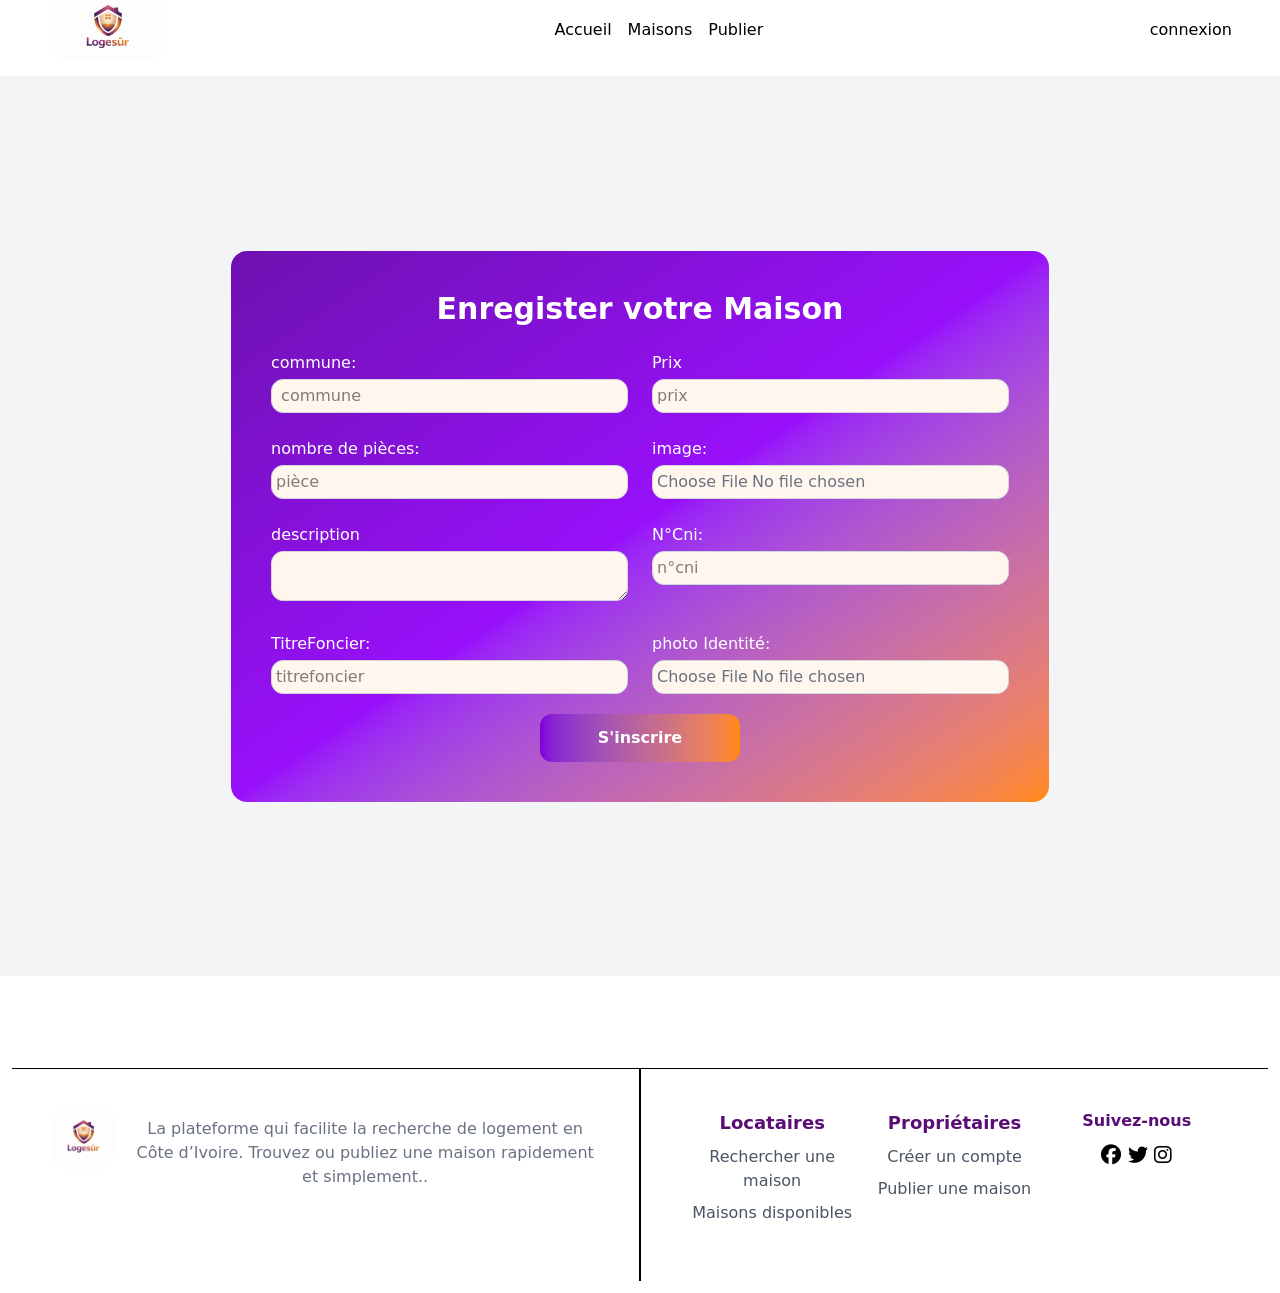
<file: ajouter.html>
<!DOCTYPE html>
<html lang="fr">

<head>
  <meta charset="UTF-8">
  <meta name="viewport" content="width=device-width, initial-scale=1.0">
  <title>logement</title>

  <link href="./output.css" rel="stylesheet">
  <link rel="stylesheet" href="https://cdnjs.cloudflare.com/ajax/libs/font-awesome/6.5.0/css/all.min.css">

</head>

<body>
  <header class="mx-12">

    <nav class="flex flex-col sm:flex-row justify-between items-center ">
      <div style="background-image: url('./image/loger.png');"
        class="flex gap-2 bg-cover bg-center w-20 h-10 sm:w-30 p-2  sm:h-15 rounded-2xl ">
      </div>

      <div class="flex flex-col sm:flex-row justify-between items-center sm:gap-4 gap-2">
        <a href="index.html">Accueil</a>
        <a href="liste.html"> Maisons </a></li>
        <a href="ajouter.html">Publier</a></li>

      </div>
      <div class="flex  gap-2">

        <a href="connexion.html">connexion</a>
      </div>
    </nav>
  </header>


  <section class="bg-gray-100 flex items-center justify-center min-h-screen mt-4  ">


    <!-- Container -->
    <div
      class="bg-linear-to-br from-purple-800 via-purple-600 to-orange-400  p-10 flex flex-col justify-center mt-10 mb-10 rounded-2xl">
      <h2 class="text-3xl font-bold text-white mb-6 text-center">

        Enregister votre Maison
      </h2>

      <form class=" space-y-5">
        <div class=" sm:grid grid-cols-2 gap-6    ">

          <div>
            <label for="text" class="text-white">commune:</label><br>
            <input type=text id="nom"
              class="w-full mt-1 p-1 text-black border border-gray-300 rounded-xl focus:ring-2 focus:ring-purple-500 outline-none bg-[#FFF7ED]"
              placeholder=" commune" required><br>
          </div>
          <div>
            <label for="text" class="text-white">Prix</label>
            <input type="text"
              class="w-full mt-1 p-1  text-black border border-gray-300 rounded-xl focus:ring-2 focus:ring-purple-500 outline-none  bg-[#FFF7ED]"
              placeholder="prix">
          </div>


          <div>
            <label for="text" class="text-white">nombre de pièces:</label><br>
            <input type="text"
              class="w-full mt-1 p-1 text-black border border-gray-300 rounded-xl focus:ring-2 focus:ring-purple-500 outline-none  bg-[#FFF7ED]"
              placeholder="pièce" required><br>

          </div>

          <div>
            <label for="image" class="text-white">image:</label><br>
            <input type="file" accept="image/*"
              class="w-full mt-1 p-1 text-gray-500 border border-gray-300 rounded-xl focus:ring-2 focus:ring-purple-500 outline-none  bg-[#FFF7ED]"
              placeholder="telephone" required><br>

          </div>

          <div>

            <label for="description" class="text-white">description</label><br>
            <textarea placeholder="description"
              class="w-full mt-1 px-1 border text-black text-center border-gray-300 rounded-xl focus:ring-2 focus:ring-purple-500 outline-none  bg-[#FFF7ED]">

                </textarea><br>


          </div>

          <div>
            <label for="pieceIdentité" class="text-white">N°Cni:</label><br>
            <input type="text" id="pieceIdentité"
              class="w-full mt-1 p-1 text-black border  border-gray-300 rounded-xl focus:ring-2 focus:ring-purple-500 outline-none  bg-[#FFF7ED]"
              placeholder="n°cni" required><br>
          </div>
          <div>
            <label for="titreFoncier" class="text-white">TitreFoncier:</label><br>
            <input type="text" id="titreFoncier "
              class="w-full mt-1 p-1 text-black border border-gray-300 rounded-xl focus:ring-2 focus:ring-purple-500 outline-none  bg-[#FFF7ED]"
              placeholder="titrefoncier" required><br>
          </div>
          <div>
            <label for="photo" class="text-white"> photo Identité:</label><br>
            <input type="file" id="photoIdentite" accept="image/*"
              class="w-full mt-1 p-1 text-gray-500 border border-gray-300 rounded-xl focus:ring-2 focus:ring-purple-500 outline-none  bg-[#FFF7ED]"
              required>
          </div>



          <!-- Button -->

        </div>
        <div class="flex justify-center items-center ">
          <button
            class=" w-50 bg-linear-to-r from-purple-700 to-orange-400 py-3 rounded-xl font-semibold hover:opacity-90 transition text-white text-center  ">
            S'inscrire
          </button>
        </div>

      </form>


  </section>



  <!--footer -->

  <!--footer -->

  <footer class="mt-20 p-1 sm:p-3 ">


    <div class=" grid grid-cols-1 sm:grid-cols-2  ">


      <div class="sm:flex justify-items-center gap-4 p-5 bg-white border-t sm:border-r border-black  sm:p-10">

        <div class=" gap-2 bg-[url('/image/loger.png')] bg-cover bg-center w-20 h-10 sm:w-30 p-2 sm:h-15 rounded-2xl s">
        </div>

        <p class="text-gray-500 mt-2 text-center">
          La plateforme qui facilite la recherche de logement en Côte d’Ivoire.
          Trouvez ou publiez une maison rapidement et simplement..
        </p>

      </div>
      <div class="grid grid-cols-1 sm:grid-cols-3  bg-white p-5 sm:p-10 sm:border-t  sm:border-l sm:border-black  ">

        <div class="mb-4 text-center">

          <h3 class="font-semibold text-lg mb-2  text-[#580e74]">
            Locataires
          </h3>

          <ul class="space-y-2 text-gray-600">

            <li>
              <a href="#" class="hover:text-purple-600">
                Rechercher une maison
              </a>
            </li>

            <li>
              <a href="#" class="hover:text-purple-600">
                Maisons disponibles
              </a>
            </li>



          </ul>

        </div>






        <div class="mb-4 text-center">

          <h3 class="font-semibold text-lg mb-2 text-[#580e74]">
            Propriétaires
          </h3>

          <ul class="space-y-2 text-gray-600">
            <li>
              <a href="#" class="hover:text-purple-600">
                Créer un compte
              </a>
            </li>

            <li>
              <a href="#" class="hover:text-purple-600">
                Publier une maison
              </a>
            </li>



          </ul>

        </div>


        <div class="text-center">

          <h4 class="font-semibold mb-2 text-[#580e74]">Suivez-nous</h4>

          <div class="text-xl ">

            <a href="#"><i class="fa-brands fa-facebook "></i></a>

            <a href="#"><i class="fa-brands fa-twitter "></i></a>

            <a href="#"><i class="fa-brands fa-instagram "></i></a>
          </div>

        </div>


      </div>

  </footer>
</body>

</html>
</file>
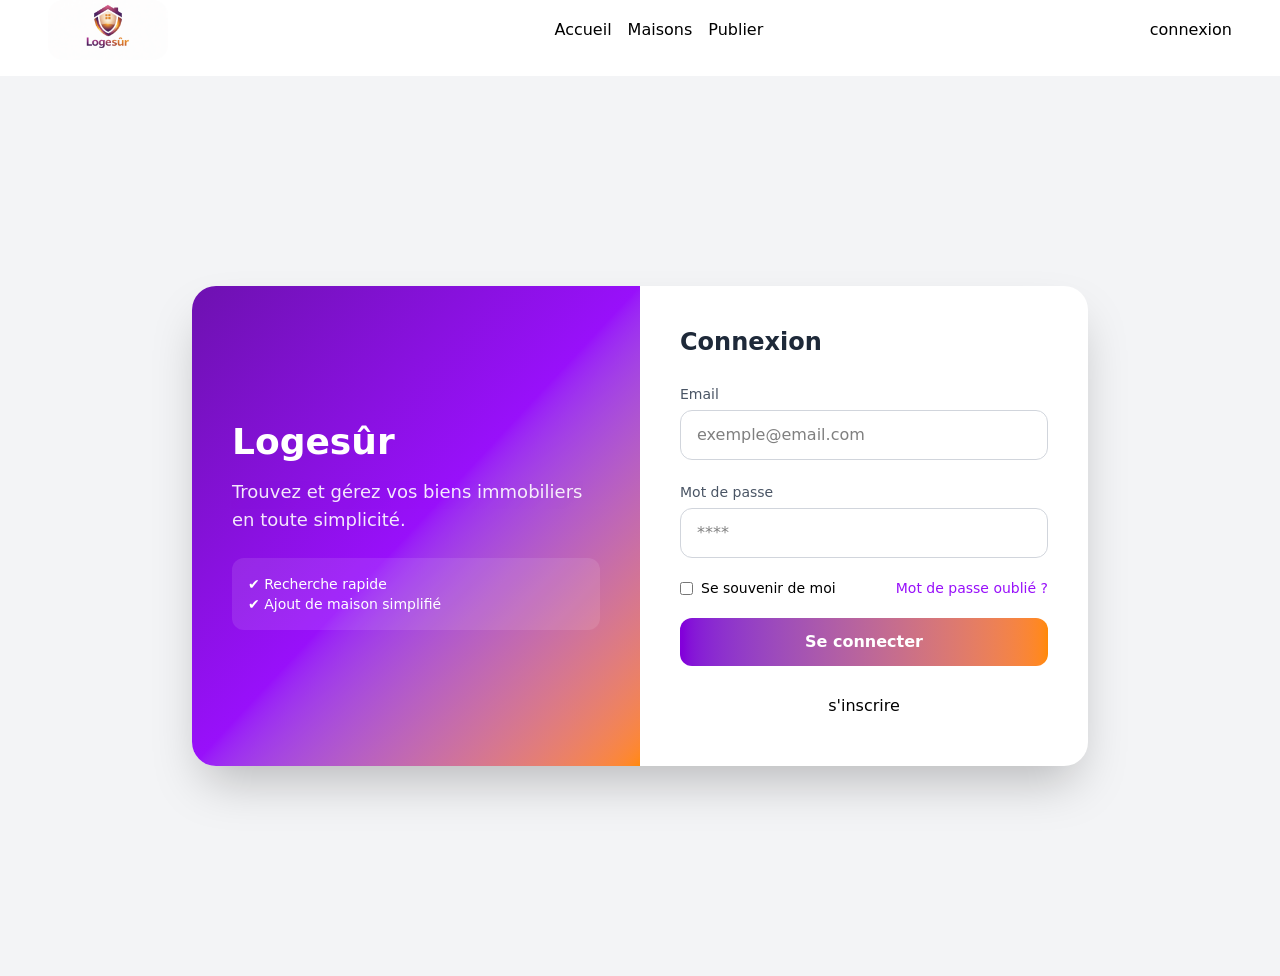
<file: connexion.html>
<!DOCTYPE html>
<html lang="fr">

<head>
  <meta charset="UTF-8">
  <meta name="viewport" content="width=device-width, initial-scale=1.0">
  <title>connexion</title>

  <link href="./output.css" rel="stylesheet">
  <link rel="stylesheet" href="https://cdnjs.cloudflare.com/ajax/libs/font-awesome/6.5.0/css/all.min.css">


</head>



<body>
  <header class="mx-12">

    <nav class="flex flex-col sm:flex-row justify-between items-center ">
      <div style="background-image: url('./image/loger.png');"
        class="flex gap-2 bg-cover bg-center w-20 h-10 sm:w-30 p-2  sm:h-15 rounded-2xl ">
      </div>

      <div class="flex flex-col sm:flex-row justify-between items-center sm:gap-4 gap-2">
        <a href="index.html">Accueil</a>
        <a href="liste.html"> Maisons </a></li>
        <a href="ajouter.html">Publier</a></li>

      </div>
      <div class="flex  gap-2">

        <a href="connexion.html">connexion</a>
      </div>
    </nav>
  </header>




  <section class="bg-gray-100 flex items-center justify-center min-h-screen mt-4">

    <!-- Container -->
    <div class="w-full max-w-4xl bg-white rounded-3xl shadow-2xl overflow-hidden grid grid-cols-1 md:grid-cols-2">

      <!-- LEFT (Design / Branding) -->
      <div
        class="bg-linear-to-br from-purple-800 via-purple-600 to-orange-400 text-white p-10 flex flex-col justify-center">

        <h1 class="text-4xl font-bold mb-4">Logesûr</h1>

        <p class="text-lg opacity-90 mb-6">
          Trouvez et gérez vos biens immobiliers en toute simplicité.
        </p>

        <div class="bg-white/10 p-4 rounded-xl">
          <p class="text-sm">
            ✔️ Recherche rapide<br>
            ✔️ Ajout de maison simplifié
          </p>
        </div>

      </div>

      <!-- Formulaire -->
      <div class="p-10">

        <h2 class="text-2xl font-bold text-gray-800 mb-6">
          Connexion
        </h2>

        <form class="space-y-5">


          <div>
            <label class="text-sm text-gray-600">Email</label>
            <input type="email"
              class="w-full mt-1 px-4 py-3 border border-gray-300 rounded-xl focus:ring-2 focus:ring-purple-500 outline-none"
              placeholder="exemple@email.com">
          </div>


          <div>
            <label class="text-sm text-gray-600">Mot de passe</label>
            <input type="password"
              class="w-full mt-1 px-4 py-3 border border-gray-300 rounded-xl focus:ring-2 focus:ring-purple-500 outline-none"
              placeholder="****">
          </div>


          <div class="flex justify-between items-center text-sm">
            <label class="flex items-center gap-2">
              <input type="checkbox" class="accent-purple-600">
              Se souvenir de moi
            </label>

            <a href="#" class="text-purple-600 hover:underline">
              Mot de passe oublié ?
            </a>
          </div>


          <!-- Button -->

          <button
            class="w-full bg-linear-to-r from-purple-700 to-orange-400 text-white py-3 rounded-xl font-semibold hover:opacity-90 transition">

            <a href="ajouter.html">Se connecter</a>

          </button>
          <p class="p-2 text-center"><a href="inscription.html" class="hover:text-purple-600">s'inscrire</a></p>




  </section>


</body>

</html>
</file>
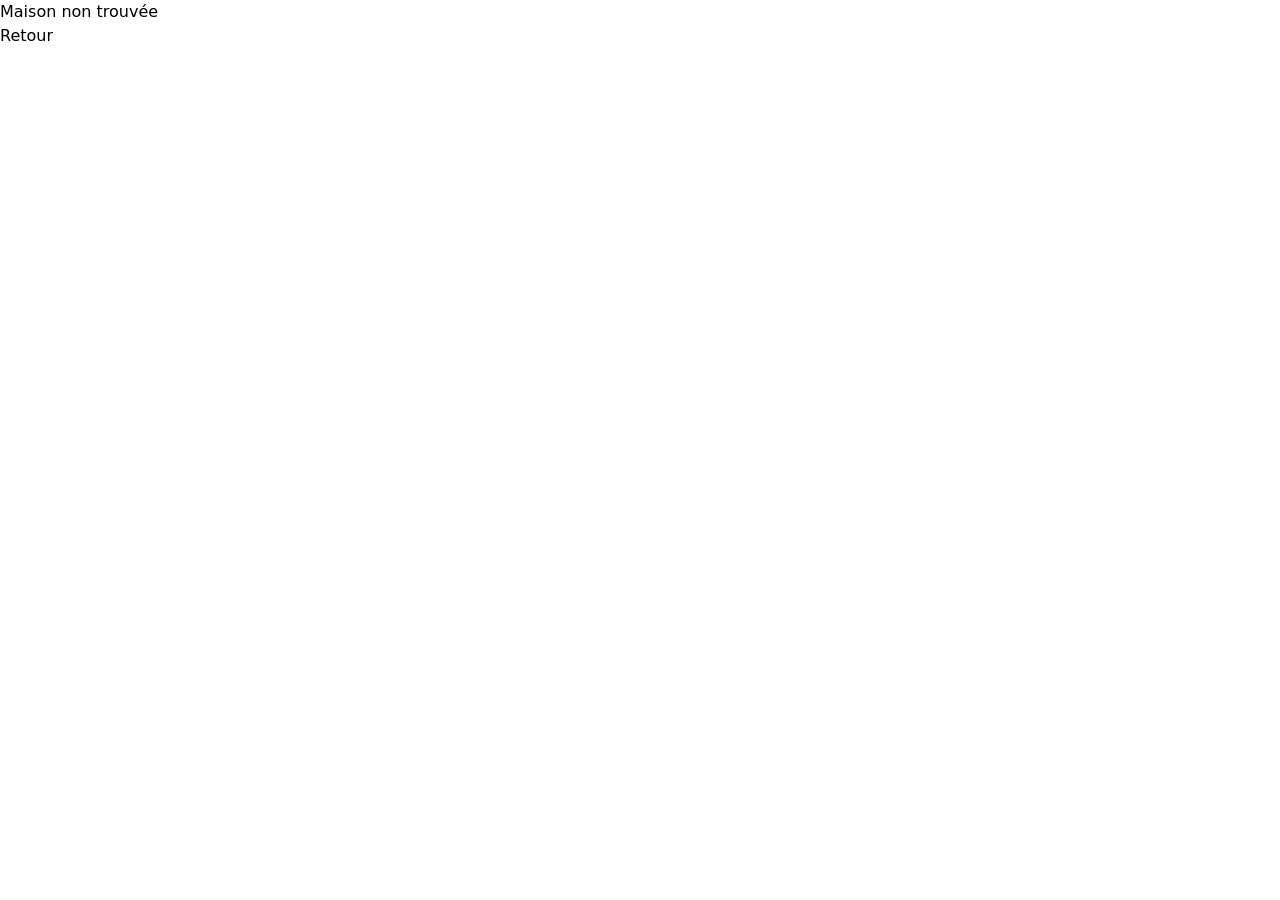
<file: detail.html>
<!DOCTYPE html>
<html lang="fr">

<head>
  <meta charset="UTF-8">
  <meta name="viewport" content="width=device-width, initial-scale=1.0">
  <title>details</title>
  <link href="./output.css" rel="stylesheet">
  <link rel="stylesheet" href="https://cdnjs.cloudflare.com/ajax/libs/font-awesome/6.5.0/css/all.min.css">

</head>

<body>
  <!--navigateur bar-->
  <header class="mx-12">

    <nav class="flex flex-col sm:flex-row justify-between items-center ">
      <div style="background-image: url('./image/loger.png');"
        class="flex gap-2 bg-cover bg-center w-20 h-10 sm:w-30 p-2  sm:h-15 rounded-2xl ">
      </div>

      <div class="flex flex-col sm:flex-row justify-between items-center sm:gap-4 gap-2">
        <a href="index.html">Accueil</a>
        <a href="liste.html"> Maisons </a></li>
        <a href="ajouter.html">Publier</a></li>

      </div>
      <div class="flex  gap-2">

        <a href="connexion.html">connexion</a>
      </div>
    </nav>
  </header>


  <!-- CONTAINER -->
  <section class="bg-gray-100 font-sans max-w-7xl mx-auto p-4">

    <!--  IMAGE PRINCIPALE-->
    <div class="relative">
      <img src="https://images.unsplash.com/photo-1568605114967-8130f3a36994" id="imagePrincipale"
        class="w-full h-100 bg-cover bg-center rounded-2xl shadow-lg">


    </div>

    <!-- DETAIL -->
    <div class="mt-6 flex flex-col md:flex-row md:justify-between md:items-center gap-4">
      <div>
        <h1 class="text-2xl font-bold"><span id="titre">Appartement</span> à<span id="commune"> Cocody</span> </h1>
        <p id="localisation" class="text-gray-500">Abidjan, Côte d'Ivoire</p>
      </div>

      <div id="prix" class="text-2xl font-bold text-orange-400">
        250 000 FCFA / mois
      </div>
    </div>

    <!-- PRECISION-->
    <div class="grid grid-cols-2 md:grid-cols-4 gap-4 mt-6">

      <div class="bg-white p-4 rounded-xl shadow text-center">
        🛏 <p id="chambre" class="font-bold">3 Chambres</p>
      </div>

      <div class="bg-white p-4 rounded-xl shadow text-center">
        🚿 <p id="douche" class="font-bold">2 Salles de bain</p>
      </div>

      <div class="bg-white p-4 rounded-xl shadow text-center">
        📐 <p id="surface" class="font-bold">120 m²</p>
      </div>

      <div class="bg-white p-4 rounded-xl shadow text-center">
        🚗 <p id="garage" class="font-bold">Garage</p>
      </div>

    </div>

    <!-- DESCRIPTION -->
    <div class="mt-8 bg-white p-6 rounded-2xl shadow">
      <h2 class="text-xl font-bold mb-3">Description</h2>
      <p id="description" class="text-gray-600 leading-relaxed">
        Magnifique villa moderne située à Cocody, idéale pour une famille.
        Elle dispose d’un grand salon lumineux, d’une cuisine équipée,
        et d’un espace extérieur agréable.
      </p>
    </div>

    <!--GALERIE -->
    <div class="mt-8">
      <h2 class="text-xl font-bold mb-4">Galerie</h2>

      <div id="galerie" class="grid grid-cols-2 md:grid-cols-3 gap-4">
        
      </div>
    </div>

    <!-- 👤 PROPRIÉTAIRE -->
    <div class="mt-8 bg-white p-6 rounded-2xl shadow flex items-center justify-between">

      <div class="flex items-center gap-4">
        <img src="https://images.pexels.com/photos/31914902/pexels-photo-31914902.jpeg" class="w-14 h-14 rounded-full">

        <div>
          <p class="font-bold">KONE BRAHIMA </p>
          <p class="text-gray-500 text-sm">Propriétaire</p>
        </div>
      </div>
           

      <a id="telephone"   href="https://wa.me/" target="_blank" class="bg-green-500 text-white px-5 py-2 rounded-xl hover:bg-green-600">
        WhatsApp
      </a>

    </div>


    <!-- 🏠 BIENS SIMILAIRES -->
    <div class="mt-10">
      <h2 class="text-xl font-bold mb-4">Biens similaires</h2>

      <div class="grid grid-cols-1 md:grid-cols-3 gap-6">

        <!-- CADRE -->
        <div class="bg-white rounded-xl shadow hover:scale-105 transition">
          <img src="https://images.unsplash.com/photo-1560185127-6ed189bf02f4"
            class="rounded-t-xl h-40 w-full object-cover">

          <div class="p-4">
            <h3 class="font-bold">Appartement </h3>
            <p class="text-orange-400 font-bold">150 000 FCFA</p>
          </div>
        </div>

        <div class="bg-white rounded-xl shadow hover:scale-105 transition">
          <img src="https://images.unsplash.com/photo-1570129477492-45c003edd2be"
            class="rounded-t-xl h-40 w-full object-cover">

          <div class="p-4">
            <h3 class="font-bold">Studio Americain</h3>
            <p class="text-orange-400 font-bold">80 000 FCFA</p>
          </div>
        </div>

        <div class="bg-white rounded-xl shadow hover:scale-105 transition">
          <img src="https://images.unsplash.com/photo-1493809842364-78817add7ffb"
            class="rounded-t-xl h-40 w-full object-cover">

          <div class="p-4">
            <h3 class="font-bold">Villa luxe</h3>
            <p class="text-orange-400 font-bold">400 000 FCFA</p>
          </div>
        </div>

      </div>
    </div>

  </section>
  <!--pieds de page-->



  <!--footer -->

  <!--footer -->

  <footer class="mt-20 p-1 sm:p-3 ">


    <div class=" grid grid-cols-1 sm:grid-cols-2  ">


      <div class="sm:flex justify-items-center gap-4 p-5 bg-white border-t sm:border-r border-black  sm:p-10">

        <div class=" gap-2 bg-[url('/image/loger.png')] bg-cover bg-center w-20 h-10 sm:w-30 p-2 sm:h-15 rounded-2xl s">
        </div>

        <p class="text-gray-500 mt-2 text-center">
          La plateforme qui facilite la recherche de logement en Côte d’Ivoire.
          Trouvez ou publiez une maison rapidement et simplement..
        </p>

      </div>
      <div class="grid grid-cols-1 sm:grid-cols-3  bg-white p-5 sm:p-10 sm:border-t  sm:border-l sm:border-black  ">

        <div class="mb-4 text-center">

          <h3 class="font-semibold text-lg mb-2  text-[#580e74]">
            Locataires
          </h3>

          <ul class="space-y-2 text-gray-600">

            <li>
              <a href="#" class="hover:text-purple-600">
                Rechercher une maison
              </a>
            </li>

            <li>
              <a href="#" class="hover:text-purple-600">
                Maisons disponibles
              </a>
            </li>



          </ul>

        </div>






        <div class="mb-4 text-center">

          <h3 class="font-semibold text-lg mb-2 text-[#580e74]">
            Propriétaires
          </h3>

          <ul class="space-y-2 text-gray-600">
            <li>
              <a href="#" class="hover:text-purple-600">
                Créer un compte
              </a>
            </li>

            <li>
              <a href="#" class="hover:text-purple-600">
                Publier une maison
              </a>
            </li>



          </ul>

        </div>


        <div class="text-center">

          <h4 class="font-semibold mb-2 text-[#580e74]">Suivez-nous</h4>

          <div class="text-xl ">

            <a href="#"><i class="fa-brands fa-facebook "></i></a>

            <a href="#"><i class="fa-brands fa-twitter "></i></a>

            <a href="#"><i class="fa-brands fa-instagram "></i></a>
          </div>

        </div>


      </div>

  </footer>

  <script src="detail.js"></script>
</body>

</html>
</file>
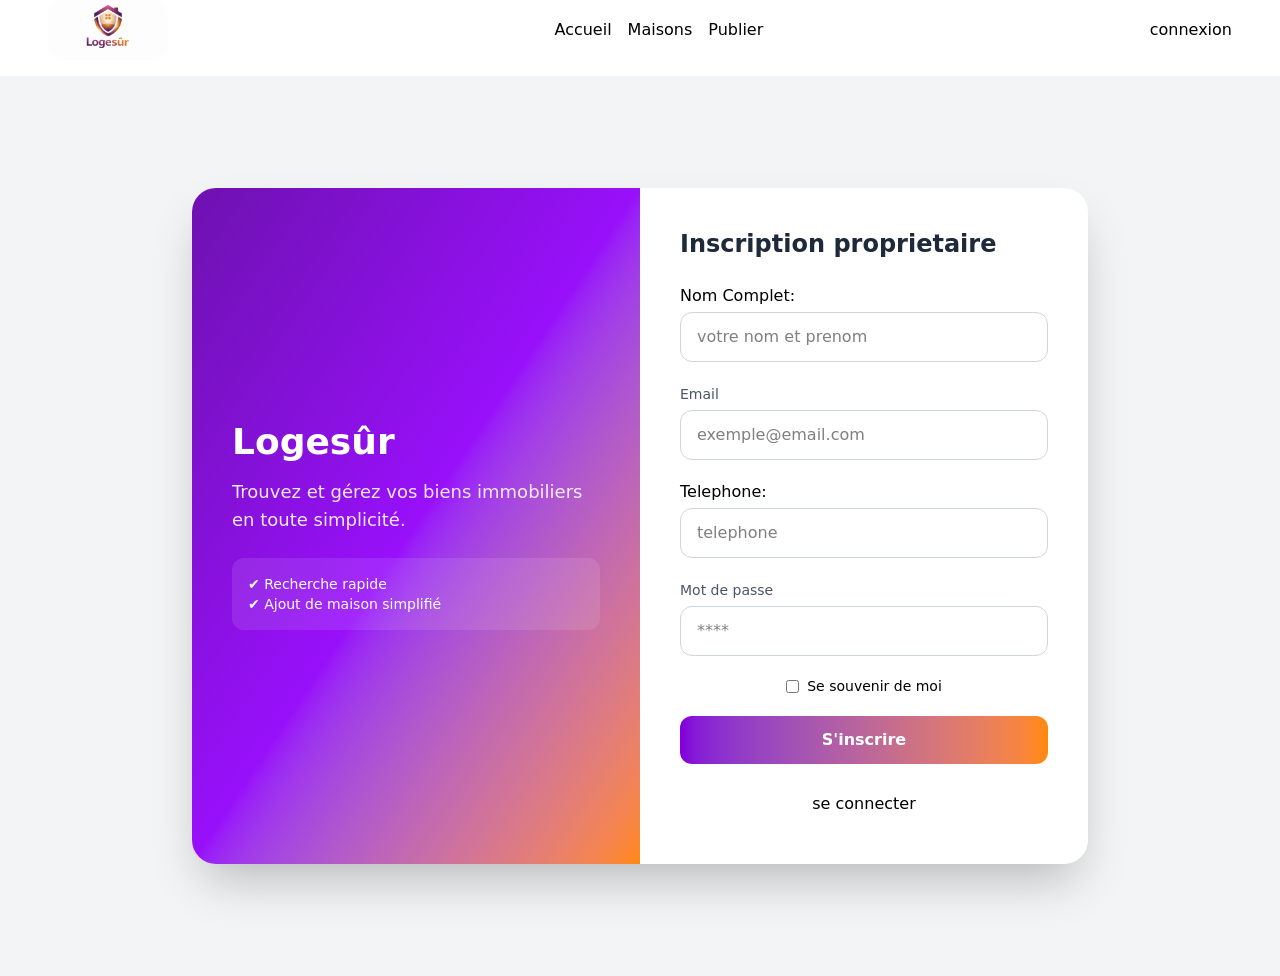
<file: inscription.html>
<!DOCTYPE html>
<html lang="fr">

<head>
  <meta charset="UTF-8">
  <meta name="viewport" content="width=device-width, initial-scale=1.0">
  <title>Inscription</title>
  <link href="./output.css" rel="stylesheet">
  <link rel="stylesheet" href="https://cdnjs.cloudflare.com/ajax/libs/font-awesome/6.5.0/css/all.min.css">
</head>

<body>

  <body>
    <header class="mx-12">

      <nav class="flex flex-col sm:flex-row justify-between items-center ">
        <div style="background-image: url('./image/loger.png');"
          class="flex gap-2 bg-cover bg-center w-20 h-10 sm:w-30 p-2  sm:h-15 rounded-2xl ">
        </div>

        <div class="flex flex-col sm:flex-row justify-between items-center sm:gap-4 gap-2">
          <a href="index.html">Accueil</a>
          <a href="liste.html"> Maisons </a></li>
          <a href="ajouter.html">Publier</a></li>

        </div>
        <div class="flex  gap-2">

          <a href="connexion.html">connexion</a>
        </div>
      </nav>
    </header>



    <section class="bg-gray-100 flex items-center justify-center min-h-screen mt-4">

      <!-- Container -->
      <div
        class=" mt-10 mb-10 w-full max-w-4xl bg-white rounded-3xl shadow-2xl overflow-hidden grid grid-cols-1 md:grid-cols-2">

        <!-- LEFT (Design / Branding) -->
        <div
          class="bg-linear-to-br from-purple-800 via-purple-600 to-orange-400 text-white p-10 flex flex-col justify-center ">

          <h1 class="text-4xl font-bold mb-4">Logesûr</h1>

          <p class="text-lg opacity-90 mb-6">
            Trouvez et gérez vos biens immobiliers en toute simplicité.
          </p>

          <div class="bg-white/10 p-4 rounded-xl">
            <p class="text-sm">
              ✔️ Recherche rapide<br>
              ✔️ Ajout de maison simplifié
            </p>
          </div>

        </div>

        <!-- Formulaire -->
        <div class="p-10">

          <h2 class="text-2xl font-bold text-gray-800 mb-6">
            Inscription proprietaire
          </h2>

          <form class="space-y-5">

            <div>
              <label for="nomComplet">Nom Complet:</label><br>
              <input type=text id="nom"
                class="w-full mt-1 px-4 py-3 border border-gray-300 rounded-xl focus:ring-2 focus:ring-purple-500 outline-none"
                placeholder="votre nom et prenom" required><br>
            </div>
            <div>
              <label class="text-sm text-gray-600">Email</label>
              <input type="email"
                class="w-full mt-1 px-4 py-3 border border-gray-300 rounded-xl focus:ring-2 focus:ring-purple-500 outline-none"
                placeholder="exemple@email.com">
            </div>


            <div>
              <label for="number">Telephone:</label><br>
              <input type="tel" id="tel"
                class="w-full mt-1 px-4 py-3 border border-gray-300 rounded-xl focus:ring-2 focus:ring-purple-500 outline-none"
                placeholder="telephone" required><br>

            </div>


            <div>
              <label class="text-sm text-gray-600">Mot de passe</label>
              <input type="password"
                class="w-full mt-1 px-4 py-3 border border-gray-300 rounded-xl focus:ring-2 focus:ring-purple-500 outline-none"
                placeholder="****">
            </div>



            <div class="flex justify-center items-center text-sm">
              <label class="flex items-center gap-2">
                <input type="checkbox" class="accent-purple-600">
                Se souvenir de moi
              </label>


            </div>

            <!-- Button -->
            <button
              class="w-full bg-linear-to-r from-purple-700 to-orange-400 text-white py-3 rounded-xl font-semibold hover:opacity-90 transition">
              <a href="ajouter.html">S'inscrire</a>
            </button>
            <p class="p-2 text-center"><a href="connexion.html" class="hover:text-purple-600">se connecter</a></p>














    </section>


  </body>

</html>
</file>
<file: output.css>
/*! tailwindcss v4.2.1 | MIT License | https://tailwindcss.com */
@layer properties{@supports (((-webkit-hyphens:none)) and (not (margin-trim:inline))) or ((-moz-orient:inline) and (not (color:rgb(from red r g b)))){*,:before,:after,::backdrop{--tw-space-y-reverse:0;--tw-border-style:solid;--tw-gradient-position:initial;--tw-gradient-from:#0000;--tw-gradient-via:#0000;--tw-gradient-to:#0000;--tw-gradient-stops:initial;--tw-gradient-via-stops:initial;--tw-gradient-from-position:0%;--tw-gradient-via-position:50%;--tw-gradient-to-position:100%;--tw-leading:initial;--tw-font-weight:initial;--tw-shadow:0 0 #0000;--tw-shadow-color:initial;--tw-shadow-alpha:100%;--tw-inset-shadow:0 0 #0000;--tw-inset-shadow-color:initial;--tw-inset-shadow-alpha:100%;--tw-ring-color:initial;--tw-ring-shadow:0 0 #0000;--tw-inset-ring-color:initial;--tw-inset-ring-shadow:0 0 #0000;--tw-ring-inset:initial;--tw-ring-offset-width:0px;--tw-ring-offset-color:#fff;--tw-ring-offset-shadow:0 0 #0000;--tw-duration:initial;--tw-ease:initial;--tw-translate-x:0;--tw-translate-y:0;--tw-translate-z:0;--tw-scale-x:1;--tw-scale-y:1;--tw-scale-z:1}}}@layer theme{:root,:host{--font-sans:ui-sans-serif, system-ui, sans-serif, "Apple Color Emoji", "Segoe UI Emoji", "Segoe UI Symbol", "Noto Color Emoji";--font-mono:ui-monospace, SFMono-Regular, Menlo, Monaco, Consolas, "Liberation Mono", "Courier New", monospace;--color-orange-100:oklch(95.4% .038 75.164);--color-orange-400:oklch(75% .183 55.934);--color-orange-500:oklch(70.5% .213 47.604);--color-orange-600:oklch(64.6% .222 41.116);--color-green-50:oklch(98.2% .018 155.826);--color-green-500:oklch(72.3% .219 149.579);--color-green-600:oklch(62.7% .194 149.214);--color-indigo-50:oklch(96.2% .018 272.314);--color-indigo-500:oklch(58.5% .233 277.117);--color-purple-500:oklch(62.7% .265 303.9);--color-purple-600:oklch(55.8% .288 302.321);--color-purple-700:oklch(49.6% .265 301.924);--color-purple-800:oklch(43.8% .218 303.724);--color-purple-900:oklch(38.1% .176 304.987);--color-gray-100:oklch(96.7% .003 264.542);--color-gray-200:oklch(92.8% .006 264.531);--color-gray-300:oklch(87.2% .01 258.338);--color-gray-400:oklch(70.7% .022 261.325);--color-gray-500:oklch(55.1% .027 264.364);--color-gray-600:oklch(44.6% .03 256.802);--color-gray-800:oklch(27.8% .033 256.848);--color-black:#000;--color-white:#fff;--spacing:.25rem;--container-xs:20rem;--container-xl:36rem;--container-3xl:48rem;--container-4xl:56rem;--container-7xl:80rem;--text-xs:.75rem;--text-xs--line-height:calc(1 / .75);--text-sm:.875rem;--text-sm--line-height:calc(1.25 / .875);--text-lg:1.125rem;--text-lg--line-height:calc(1.75 / 1.125);--text-xl:1.25rem;--text-xl--line-height:calc(1.75 / 1.25);--text-2xl:1.5rem;--text-2xl--line-height:calc(2 / 1.5);--text-3xl:1.875rem;--text-3xl--line-height:calc(2.25 / 1.875);--text-4xl:2.25rem;--text-4xl--line-height:calc(2.5 / 2.25);--text-6xl:3.75rem;--text-6xl--line-height:1;--font-weight-semibold:600;--font-weight-bold:700;--leading-relaxed:1.625;--radius-lg:.5rem;--radius-xl:.75rem;--radius-2xl:1rem;--radius-3xl:1.5rem;--ease-out:cubic-bezier(0, 0, .2, 1);--ease-in-out:cubic-bezier(.4, 0, .2, 1);--default-transition-duration:.15s;--default-transition-timing-function:cubic-bezier(.4, 0, .2, 1);--default-font-family:var(--font-sans);--default-mono-font-family:var(--font-mono);--animate-fade-in-down:fade-in-down .7s ease-out forwards;--animate-slide-in-down:slide-in-down .7s ease-out forwards;--animate-slide-in-left:slide-in-left .7s ease-out forwards}}@layer base{*,:after,:before,::backdrop{box-sizing:border-box;border:0 solid;margin:0;padding:0}::file-selector-button{box-sizing:border-box;border:0 solid;margin:0;padding:0}html,:host{-webkit-text-size-adjust:100%;tab-size:4;line-height:1.5;font-family:var(--default-font-family,ui-sans-serif, system-ui, sans-serif, "Apple Color Emoji", "Segoe UI Emoji", "Segoe UI Symbol", "Noto Color Emoji");font-feature-settings:var(--default-font-feature-settings,normal);font-variation-settings:var(--default-font-variation-settings,normal);-webkit-tap-highlight-color:transparent}hr{height:0;color:inherit;border-top-width:1px}abbr:where([title]){-webkit-text-decoration:underline dotted;text-decoration:underline dotted}h1,h2,h3,h4,h5,h6{font-size:inherit;font-weight:inherit}a{color:inherit;-webkit-text-decoration:inherit;-webkit-text-decoration:inherit;-webkit-text-decoration:inherit;text-decoration:inherit}b,strong{font-weight:bolder}code,kbd,samp,pre{font-family:var(--default-mono-font-family,ui-monospace, SFMono-Regular, Menlo, Monaco, Consolas, "Liberation Mono", "Courier New", monospace);font-feature-settings:var(--default-mono-font-feature-settings,normal);font-variation-settings:var(--default-mono-font-variation-settings,normal);font-size:1em}small{font-size:80%}sub,sup{vertical-align:baseline;font-size:75%;line-height:0;position:relative}sub{bottom:-.25em}sup{top:-.5em}table{text-indent:0;border-color:inherit;border-collapse:collapse}:-moz-focusring{outline:auto}progress{vertical-align:baseline}summary{display:list-item}ol,ul,menu{list-style:none}img,svg,video,canvas,audio,iframe,embed,object{vertical-align:middle;display:block}img,video{max-width:100%;height:auto}button,input,select,optgroup,textarea{font:inherit;font-feature-settings:inherit;font-variation-settings:inherit;letter-spacing:inherit;color:inherit;opacity:1;background-color:#0000;border-radius:0}::file-selector-button{font:inherit;font-feature-settings:inherit;font-variation-settings:inherit;letter-spacing:inherit;color:inherit;opacity:1;background-color:#0000;border-radius:0}:where(select:is([multiple],[size])) optgroup{font-weight:bolder}:where(select:is([multiple],[size])) optgroup option{padding-inline-start:20px}::file-selector-button{margin-inline-end:4px}::placeholder{opacity:1}@supports (not ((-webkit-appearance:-apple-pay-button))) or (contain-intrinsic-size:1px){::placeholder{color:currentColor}@supports (color:color-mix(in lab, red, red)){::placeholder{color:color-mix(in oklab, currentcolor 50%, transparent)}}}textarea{resize:vertical}::-webkit-search-decoration{-webkit-appearance:none}::-webkit-date-and-time-value{min-height:1lh;text-align:inherit}::-webkit-datetime-edit{display:inline-flex}::-webkit-datetime-edit-fields-wrapper{padding:0}::-webkit-datetime-edit{padding-block:0}::-webkit-datetime-edit-year-field{padding-block:0}::-webkit-datetime-edit-month-field{padding-block:0}::-webkit-datetime-edit-day-field{padding-block:0}::-webkit-datetime-edit-hour-field{padding-block:0}::-webkit-datetime-edit-minute-field{padding-block:0}::-webkit-datetime-edit-second-field{padding-block:0}::-webkit-datetime-edit-millisecond-field{padding-block:0}::-webkit-datetime-edit-meridiem-field{padding-block:0}::-webkit-calendar-picker-indicator{line-height:1}:-moz-ui-invalid{box-shadow:none}button,input:where([type=button],[type=reset],[type=submit]){appearance:button}::file-selector-button{appearance:button}::-webkit-inner-spin-button{height:auto}::-webkit-outer-spin-button{height:auto}[hidden]:where(:not([hidden=until-found])){display:none!important}}@layer components;@layer utilities{.visible{visibility:visible}.absolute{position:absolute}.relative{position:relative}.start{inset-inline-start:var(--spacing)}.end{inset-inline-end:var(--spacing)}.top-50{top:calc(var(--spacing) * 50)}.left-40{left:calc(var(--spacing) * 40)}.z-0{z-index:0}.z-10{z-index:10}.container{width:100%}@media (min-width:40rem){.container{max-width:40rem}}@media (min-width:48rem){.container{max-width:48rem}}@media (min-width:64rem){.container{max-width:64rem}}@media (min-width:80rem){.container{max-width:80rem}}@media (min-width:96rem){.container{max-width:96rem}}.m-5{margin:calc(var(--spacing) * 5)}.m-10{margin:calc(var(--spacing) * 10)}.mx-1{margin-inline:calc(var(--spacing) * 1)}.mx-12{margin-inline:calc(var(--spacing) * 12)}.mx-auto{margin-inline:auto}.mt-1{margin-top:calc(var(--spacing) * 1)}.mt-2{margin-top:calc(var(--spacing) * 2)}.mt-3{margin-top:calc(var(--spacing) * 3)}.mt-4{margin-top:calc(var(--spacing) * 4)}.mt-5{margin-top:calc(var(--spacing) * 5)}.mt-6{margin-top:calc(var(--spacing) * 6)}.mt-8{margin-top:calc(var(--spacing) * 8)}.mt-10{margin-top:calc(var(--spacing) * 10)}.mt-20{margin-top:calc(var(--spacing) * 20)}.mb-2{margin-bottom:calc(var(--spacing) * 2)}.mb-3{margin-bottom:calc(var(--spacing) * 3)}.mb-4{margin-bottom:calc(var(--spacing) * 4)}.mb-6{margin-bottom:calc(var(--spacing) * 6)}.mb-8{margin-bottom:calc(var(--spacing) * 8)}.mb-10{margin-bottom:calc(var(--spacing) * 10)}.mb-20{margin-bottom:calc(var(--spacing) * 20)}.flex{display:flex}.grid{display:grid}.hidden{display:none}.h-10{height:calc(var(--spacing) * 10)}.h-14{height:calc(var(--spacing) * 14)}.h-40{height:calc(var(--spacing) * 40)}.h-50{height:calc(var(--spacing) * 50)}.h-52{height:calc(var(--spacing) * 52)}.h-64{height:calc(var(--spacing) * 64)}.h-90{height:calc(var(--spacing) * 90)}.h-100{height:calc(var(--spacing) * 100)}.min-h-screen{min-height:100vh}.w-14{width:calc(var(--spacing) * 14)}.w-20{width:calc(var(--spacing) * 20)}.w-30{width:calc(var(--spacing) * 30)}.w-50{width:calc(var(--spacing) * 50)}.w-64{width:calc(var(--spacing) * 64)}.w-full{width:100%}.max-w-4xl{max-width:var(--container-4xl)}.max-w-7xl{max-width:var(--container-7xl)}.max-w-xs{max-width:var(--container-xs)}.animate-fade-in-down{animation:var(--animate-fade-in-down)}.animate-slide-in-down{animation:var(--animate-slide-in-down)}.animate-slide-in-left{animation:var(--animate-slide-in-left)}.grid-cols-1{grid-template-columns:repeat(1,minmax(0,1fr))}.grid-cols-2{grid-template-columns:repeat(2,minmax(0,1fr))}.flex-col{flex-direction:column}.flex-wrap{flex-wrap:wrap}.items-center{align-items:center}.justify-between{justify-content:space-between}.justify-center{justify-content:center}.justify-items-center{justify-items:center}.gap-2{gap:calc(var(--spacing) * 2)}.gap-3{gap:calc(var(--spacing) * 3)}.gap-4{gap:calc(var(--spacing) * 4)}.gap-6{gap:calc(var(--spacing) * 6)}:where(.space-y-2>:not(:last-child)){--tw-space-y-reverse:0;margin-block-start:calc(calc(var(--spacing) * 2) * var(--tw-space-y-reverse));margin-block-end:calc(calc(var(--spacing) * 2) * calc(1 - var(--tw-space-y-reverse)))}:where(.space-y-5>:not(:last-child)){--tw-space-y-reverse:0;margin-block-start:calc(calc(var(--spacing) * 5) * var(--tw-space-y-reverse));margin-block-end:calc(calc(var(--spacing) * 5) * calc(1 - var(--tw-space-y-reverse)))}.overflow-hidden{overflow:hidden}.rounded{border-radius:.25rem}.rounded-2xl{border-radius:var(--radius-2xl)}.rounded-3xl{border-radius:var(--radius-3xl)}.rounded-full{border-radius:3.40282e38px}.rounded-lg{border-radius:var(--radius-lg)}.rounded-xl{border-radius:var(--radius-xl)}.rounded-t-2xl{border-top-left-radius:var(--radius-2xl);border-top-right-radius:var(--radius-2xl)}.rounded-t-xl{border-top-left-radius:var(--radius-xl);border-top-right-radius:var(--radius-xl)}.border{border-style:var(--tw-border-style);border-width:1px}.border-t{border-top-style:var(--tw-border-style);border-top-width:1px}.border-black{border-color:var(--color-black)}.border-gray-300{border-color:var(--color-gray-300)}.bg-\[\#580e74\]{background-color:#580e74}.bg-\[\#590e7418\]{background-color:#590e7418}.bg-\[\#FFF7ED\]{background-color:#fff7ed}.bg-gray-100{background-color:var(--color-gray-100)}.bg-gray-200{background-color:var(--color-gray-200)}.bg-green-500{background-color:var(--color-green-500)}.bg-orange-100{background-color:var(--color-orange-100)}.bg-orange-400{background-color:var(--color-orange-400)}.bg-orange-600{background-color:var(--color-orange-600)}.bg-purple-900{background-color:var(--color-purple-900)}.bg-white{background-color:var(--color-white)}.bg-white\/10{background-color:#ffffff1a}@supports (color:color-mix(in lab, red, red)){.bg-white\/10{background-color:color-mix(in oklab, var(--color-white) 10%, transparent)}}.bg-linear-to-br{--tw-gradient-position:to bottom right}@supports (background-image:linear-gradient(in lab, red, red)){.bg-linear-to-br{--tw-gradient-position:to bottom right in oklab}}.bg-linear-to-br{background-image:linear-gradient(var(--tw-gradient-stops))}.bg-linear-to-r{--tw-gradient-position:to right}@supports (background-image:linear-gradient(in lab, red, red)){.bg-linear-to-r{--tw-gradient-position:to right in oklab}}.bg-linear-to-r{background-image:linear-gradient(var(--tw-gradient-stops))}.bg-\[url\(\'\/image\/fontimage\.jpg\'\)\]{background-image:url(/image/fontimage.jpg)}.bg-\[url\(\'\/image\/loger\.png\'\)\]{background-image:url(/image/loger.png)}.from-purple-700{--tw-gradient-from:var(--color-purple-700);--tw-gradient-stops:var(--tw-gradient-via-stops,var(--tw-gradient-position), var(--tw-gradient-from) var(--tw-gradient-from-position), var(--tw-gradient-to) var(--tw-gradient-to-position))}.from-purple-800{--tw-gradient-from:var(--color-purple-800);--tw-gradient-stops:var(--tw-gradient-via-stops,var(--tw-gradient-position), var(--tw-gradient-from) var(--tw-gradient-from-position), var(--tw-gradient-to) var(--tw-gradient-to-position))}.via-purple-600{--tw-gradient-via:var(--color-purple-600);--tw-gradient-via-stops:var(--tw-gradient-position), var(--tw-gradient-from) var(--tw-gradient-from-position), var(--tw-gradient-via) var(--tw-gradient-via-position), var(--tw-gradient-to) var(--tw-gradient-to-position);--tw-gradient-stops:var(--tw-gradient-via-stops)}.to-orange-400{--tw-gradient-to:var(--color-orange-400);--tw-gradient-stops:var(--tw-gradient-via-stops,var(--tw-gradient-position), var(--tw-gradient-from) var(--tw-gradient-from-position), var(--tw-gradient-to) var(--tw-gradient-to-position))}.bg-cover{background-size:cover}.bg-center{background-position:50%}.object-cover{object-fit:cover}.p-1{padding:calc(var(--spacing) * 1)}.p-2{padding:calc(var(--spacing) * 2)}.p-4{padding:calc(var(--spacing) * 4)}.p-5{padding:calc(var(--spacing) * 5)}.p-6{padding:calc(var(--spacing) * 6)}.p-10{padding:calc(var(--spacing) * 10)}.p-12{padding:calc(var(--spacing) * 12)}.p-15{padding:calc(var(--spacing) * 15)}.px-1{padding-inline:calc(var(--spacing) * 1)}.px-2{padding-inline:calc(var(--spacing) * 2)}.px-3{padding-inline:calc(var(--spacing) * 3)}.px-4{padding-inline:calc(var(--spacing) * 4)}.px-5{padding-inline:calc(var(--spacing) * 5)}.py-1{padding-block:calc(var(--spacing) * 1)}.py-2{padding-block:calc(var(--spacing) * 2)}.py-3{padding-block:calc(var(--spacing) * 3)}.pt-2{padding-top:calc(var(--spacing) * 2)}.pb-2{padding-bottom:calc(var(--spacing) * 2)}.text-center{text-align:center}.text-left{text-align:left}.text-right{text-align:right}.font-sans{font-family:var(--font-sans)}.text-2xl{font-size:var(--text-2xl);line-height:var(--tw-leading,var(--text-2xl--line-height))}.text-3xl{font-size:var(--text-3xl);line-height:var(--tw-leading,var(--text-3xl--line-height))}.text-4xl{font-size:var(--text-4xl);line-height:var(--tw-leading,var(--text-4xl--line-height))}.text-lg{font-size:var(--text-lg);line-height:var(--tw-leading,var(--text-lg--line-height))}.text-sm{font-size:var(--text-sm);line-height:var(--tw-leading,var(--text-sm--line-height))}.text-xl{font-size:var(--text-xl);line-height:var(--tw-leading,var(--text-xl--line-height))}.text-xs{font-size:var(--text-xs);line-height:var(--tw-leading,var(--text-xs--line-height))}.leading-relaxed{--tw-leading:var(--leading-relaxed);line-height:var(--leading-relaxed)}.font-bold{--tw-font-weight:var(--font-weight-bold);font-weight:var(--font-weight-bold)}.font-semibold{--tw-font-weight:var(--font-weight-semibold);font-weight:var(--font-weight-semibold)}.text-\[\#580e74\]{color:#580e74}.text-black{color:var(--color-black)}.text-gray-400{color:var(--color-gray-400)}.text-gray-500{color:var(--color-gray-500)}.text-gray-600{color:var(--color-gray-600)}.text-gray-800{color:var(--color-gray-800)}.text-orange-400{color:var(--color-orange-400)}.text-orange-500{color:var(--color-orange-500)}.text-purple-600{color:var(--color-purple-600)}.text-white{color:var(--color-white)}.accent-purple-600{accent-color:var(--color-purple-600)}.opacity-0{opacity:0}.opacity-90{opacity:.9}.shadow{--tw-shadow:0 1px 3px 0 var(--tw-shadow-color,#0000001a), 0 1px 2px -1px var(--tw-shadow-color,#0000001a);box-shadow:var(--tw-inset-shadow), var(--tw-inset-ring-shadow), var(--tw-ring-offset-shadow), var(--tw-ring-shadow), var(--tw-shadow)}.shadow-2xl{--tw-shadow:0 25px 50px -12px var(--tw-shadow-color,#00000040);box-shadow:var(--tw-inset-shadow), var(--tw-inset-ring-shadow), var(--tw-ring-offset-shadow), var(--tw-ring-shadow), var(--tw-shadow)}.shadow-\[0_4px_6px_-6px_gray\]{--tw-shadow:0 4px 6px -6px var(--tw-shadow-color,gray);box-shadow:var(--tw-inset-shadow), var(--tw-inset-ring-shadow), var(--tw-ring-offset-shadow), var(--tw-ring-shadow), var(--tw-shadow)}.shadow-lg{--tw-shadow:0 10px 15px -3px var(--tw-shadow-color,#0000001a), 0 4px 6px -4px var(--tw-shadow-color,#0000001a);box-shadow:var(--tw-inset-shadow), var(--tw-inset-ring-shadow), var(--tw-ring-offset-shadow), var(--tw-ring-shadow), var(--tw-shadow)}.shadow-md{--tw-shadow:0 4px 6px -1px var(--tw-shadow-color,#0000001a), 0 2px 4px -2px var(--tw-shadow-color,#0000001a);box-shadow:var(--tw-inset-shadow), var(--tw-inset-ring-shadow), var(--tw-ring-offset-shadow), var(--tw-ring-shadow), var(--tw-shadow)}.transition{transition-property:color,background-color,border-color,outline-color,text-decoration-color,fill,stroke,--tw-gradient-from,--tw-gradient-via,--tw-gradient-to,opacity,box-shadow,transform,translate,scale,rotate,filter,-webkit-backdrop-filter,backdrop-filter,display,content-visibility,overlay,pointer-events;transition-timing-function:var(--tw-ease,var(--default-transition-timing-function));transition-duration:var(--tw-duration,var(--default-transition-duration))}.transition-opacity{transition-property:opacity;transition-timing-function:var(--tw-ease,var(--default-transition-timing-function));transition-duration:var(--tw-duration,var(--default-transition-duration))}.delay-150{transition-delay:.15s}.duration-300{--tw-duration:.3s;transition-duration:.3s}.ease-in-out{--tw-ease:var(--ease-in-out);transition-timing-function:var(--ease-in-out)}.outline-none{--tw-outline-style:none;outline-style:none}.not-first\:text-indigo-50:not(:first-child){color:var(--color-indigo-50)}@media (hover:hover){.hover\:-translate-x-1:hover{--tw-translate-x:calc(var(--spacing) * -1);translate:var(--tw-translate-x) var(--tw-translate-y)}.hover\:scale-100:hover{--tw-scale-x:100%;--tw-scale-y:100%;--tw-scale-z:100%;scale:var(--tw-scale-x) var(--tw-scale-y)}.hover\:scale-105:hover{--tw-scale-x:105%;--tw-scale-y:105%;--tw-scale-z:105%;scale:var(--tw-scale-x) var(--tw-scale-y)}.hover\:bg-green-50:hover{background-color:var(--color-green-50)}.hover\:bg-green-600:hover{background-color:var(--color-green-600)}.hover\:bg-indigo-500:hover{background-color:var(--color-indigo-500)}.hover\:bg-orange-400:hover{background-color:var(--color-orange-400)}.hover\:bg-purple-500:hover{background-color:var(--color-purple-500)}.hover\:bg-purple-700:hover{background-color:var(--color-purple-700)}.hover\:text-purple-600:hover{color:var(--color-purple-600)}.hover\:underline:hover{text-decoration-line:underline}.hover\:opacity-90:hover{opacity:.9}.hover\:shadow-xl:hover{--tw-shadow:0 20px 25px -5px var(--tw-shadow-color,#0000001a), 0 8px 10px -6px var(--tw-shadow-color,#0000001a);box-shadow:var(--tw-inset-shadow), var(--tw-inset-ring-shadow), var(--tw-ring-offset-shadow), var(--tw-ring-shadow), var(--tw-shadow)}}.focus\:ring-2:focus{--tw-ring-shadow:var(--tw-ring-inset,) 0 0 0 calc(2px + var(--tw-ring-offset-width)) var(--tw-ring-color,currentcolor);box-shadow:var(--tw-inset-shadow), var(--tw-inset-ring-shadow), var(--tw-ring-offset-shadow), var(--tw-ring-shadow), var(--tw-shadow)}.focus\:ring-purple-500:focus{--tw-ring-color:var(--color-purple-500)}@media (min-width:40rem){.sm\:m-10{margin:calc(var(--spacing) * 10)}.sm\:block{display:block}.sm\:flex{display:flex}.sm\:grid{display:grid}.sm\:h-15{height:calc(var(--spacing) * 15)}.sm\:h-96{height:calc(var(--spacing) * 96)}.sm\:w-30{width:calc(var(--spacing) * 30)}.sm\:w-64{width:calc(var(--spacing) * 64)}.sm\:w-xl{width:var(--container-xl)}.sm\:min-w-3xl{min-width:var(--container-3xl)}.sm\:grid-cols-2{grid-template-columns:repeat(2,minmax(0,1fr))}.sm\:grid-cols-3{grid-template-columns:repeat(3,minmax(0,1fr))}.sm\:flex-row{flex-direction:row}.sm\:gap-4{gap:calc(var(--spacing) * 4)}.sm\:border-t{border-top-style:var(--tw-border-style);border-top-width:1px}.sm\:border-r{border-right-style:var(--tw-border-style);border-right-width:1px}.sm\:border-l{border-left-style:var(--tw-border-style);border-left-width:1px}.sm\:border-black{border-color:var(--color-black)}.sm\:p-2{padding:calc(var(--spacing) * 2)}.sm\:p-3{padding:calc(var(--spacing) * 3)}.sm\:p-4{padding:calc(var(--spacing) * 4)}.sm\:p-10{padding:calc(var(--spacing) * 10)}.sm\:p-12{padding:calc(var(--spacing) * 12)}.sm\:px-4{padding-inline:calc(var(--spacing) * 4)}.sm\:px-6{padding-inline:calc(var(--spacing) * 6)}.sm\:py-2{padding-block:calc(var(--spacing) * 2)}.sm\:text-6xl{font-size:var(--text-6xl);line-height:var(--tw-leading,var(--text-6xl--line-height))}.sm\:text-lg{font-size:var(--text-lg);line-height:var(--tw-leading,var(--text-lg--line-height))}.sm\:text-gray-600{color:var(--color-gray-600)}}@media (min-width:48rem){.md\:grid-cols-2{grid-template-columns:repeat(2,minmax(0,1fr))}.md\:grid-cols-3{grid-template-columns:repeat(3,minmax(0,1fr))}.md\:grid-cols-4{grid-template-columns:repeat(4,minmax(0,1fr))}.md\:flex-row{flex-direction:row}.md\:items-center{align-items:center}.md\:justify-between{justify-content:space-between}}@media (min-width:64rem){.lg\:grid-cols-3{grid-template-columns:repeat(3,minmax(0,1fr))}}}@keyframes fade-in-down{0%{opacity:0;transform:translateY(-20px)}to{opacity:1;transform:translateY(0)}}@keyframes slide-in-down{0%{opacity:0;transform:translateY(-100px)}to{opacity:1;transform:translateY(0)}}@keyframes slide-in-left{0%{opacity:0;transform:translate(-100px)}to{opacity:1;transform:translate(0)}}@keyframes zoom-in{0%{opacity:0;transform:scale(.5)}to{opacity:1;transform:scale(1)}}@keyframes zoom-out{0%{opacity:0;transform:scale(1.5)}to{opacity:1;transform:scale(1)}}@property --tw-space-y-reverse{syntax:"*";inherits:false;initial-value:0}@property --tw-border-style{syntax:"*";inherits:false;initial-value:solid}@property --tw-gradient-position{syntax:"*";inherits:false}@property --tw-gradient-from{syntax:"<color>";inherits:false;initial-value:#0000}@property --tw-gradient-via{syntax:"<color>";inherits:false;initial-value:#0000}@property --tw-gradient-to{syntax:"<color>";inherits:false;initial-value:#0000}@property --tw-gradient-stops{syntax:"*";inherits:false}@property --tw-gradient-via-stops{syntax:"*";inherits:false}@property --tw-gradient-from-position{syntax:"<length-percentage>";inherits:false;initial-value:0%}@property --tw-gradient-via-position{syntax:"<length-percentage>";inherits:false;initial-value:50%}@property --tw-gradient-to-position{syntax:"<length-percentage>";inherits:false;initial-value:100%}@property --tw-leading{syntax:"*";inherits:false}@property --tw-font-weight{syntax:"*";inherits:false}@property --tw-shadow{syntax:"*";inherits:false;initial-value:0 0 #0000}@property --tw-shadow-color{syntax:"*";inherits:false}@property --tw-shadow-alpha{syntax:"<percentage>";inherits:false;initial-value:100%}@property --tw-inset-shadow{syntax:"*";inherits:false;initial-value:0 0 #0000}@property --tw-inset-shadow-color{syntax:"*";inherits:false}@property --tw-inset-shadow-alpha{syntax:"<percentage>";inherits:false;initial-value:100%}@property --tw-ring-color{syntax:"*";inherits:false}@property --tw-ring-shadow{syntax:"*";inherits:false;initial-value:0 0 #0000}@property --tw-inset-ring-color{syntax:"*";inherits:false}@property --tw-inset-ring-shadow{syntax:"*";inherits:false;initial-value:0 0 #0000}@property --tw-ring-inset{syntax:"*";inherits:false}@property --tw-ring-offset-width{syntax:"<length>";inherits:false;initial-value:0}@property --tw-ring-offset-color{syntax:"*";inherits:false;initial-value:#fff}@property --tw-ring-offset-shadow{syntax:"*";inherits:false;initial-value:0 0 #0000}@property --tw-duration{syntax:"*";inherits:false}@property --tw-ease{syntax:"*";inherits:false}@property --tw-translate-x{syntax:"*";inherits:false;initial-value:0}@property --tw-translate-y{syntax:"*";inherits:false;initial-value:0}@property --tw-translate-z{syntax:"*";inherits:false;initial-value:0}@property --tw-scale-x{syntax:"*";inherits:false;initial-value:1}@property --tw-scale-y{syntax:"*";inherits:false;initial-value:1}@property --tw-scale-z{syntax:"*";inherits:false;initial-value:1}
</file>
